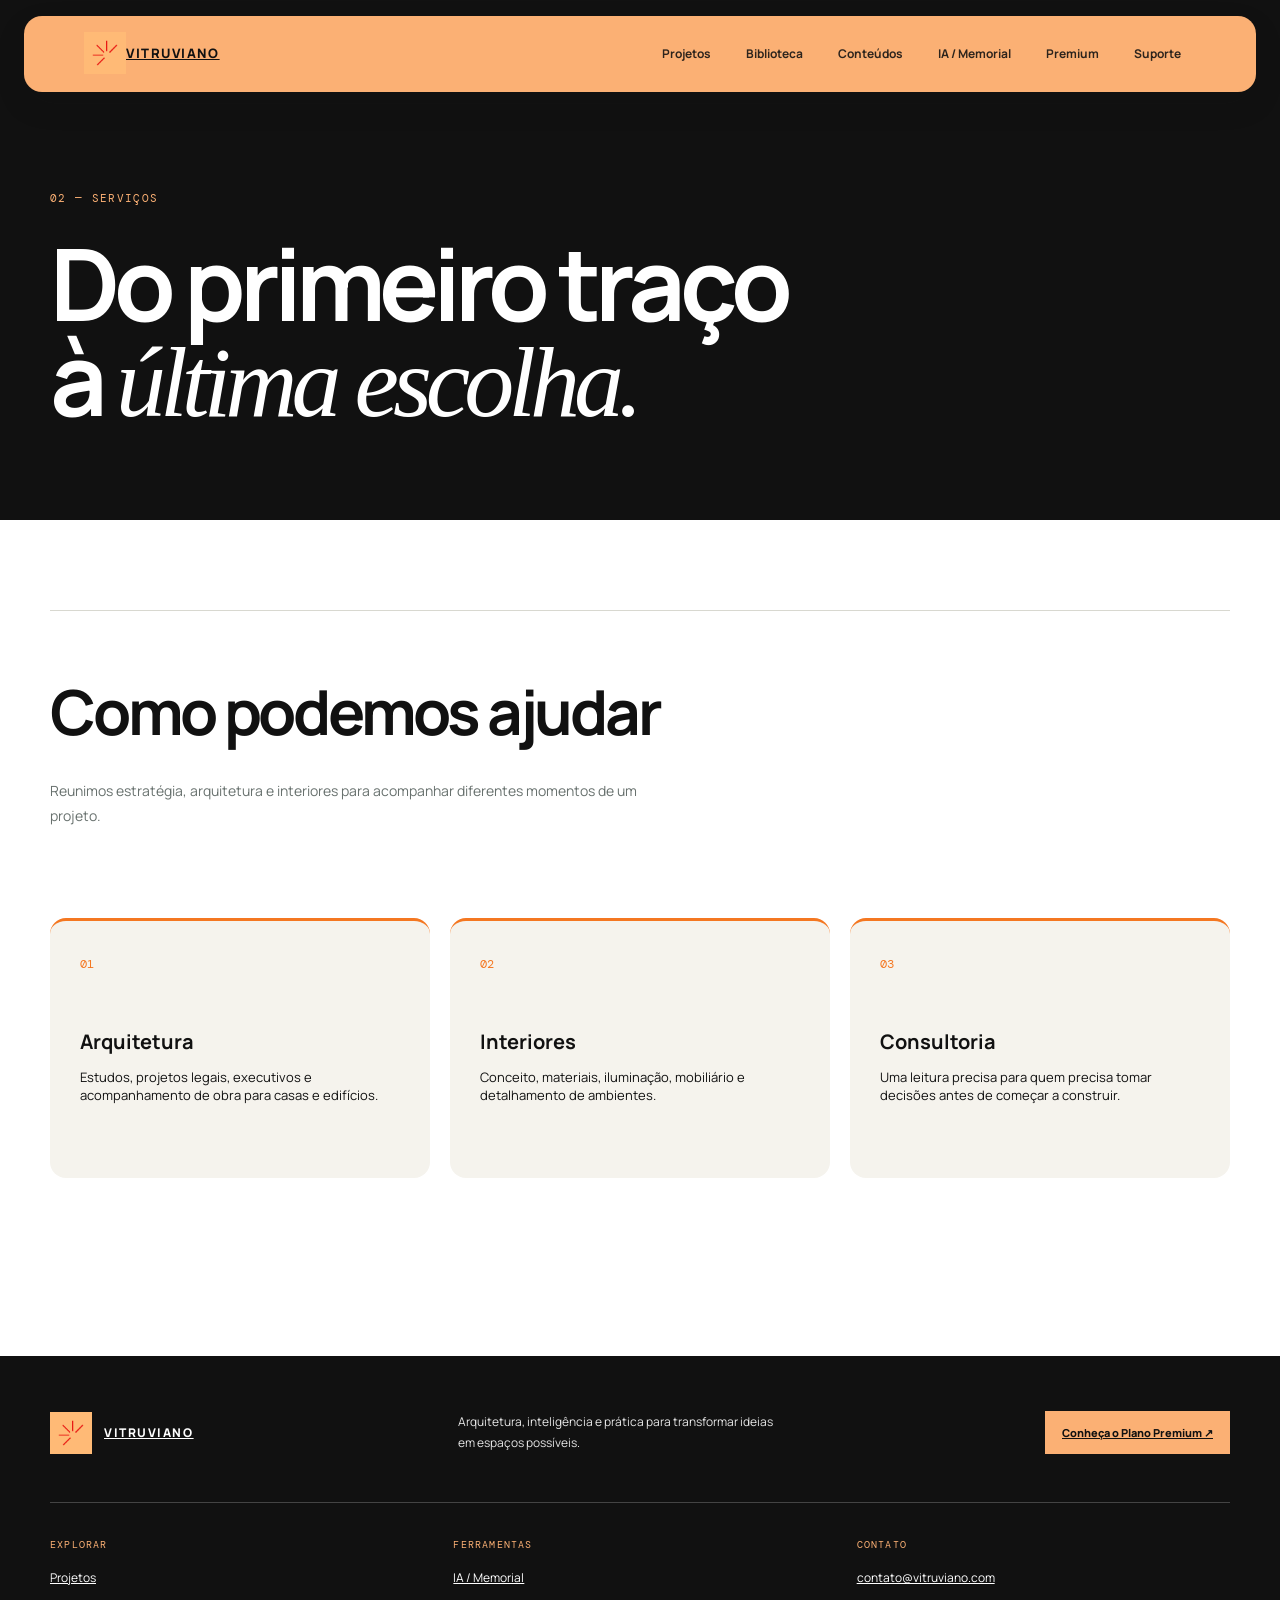
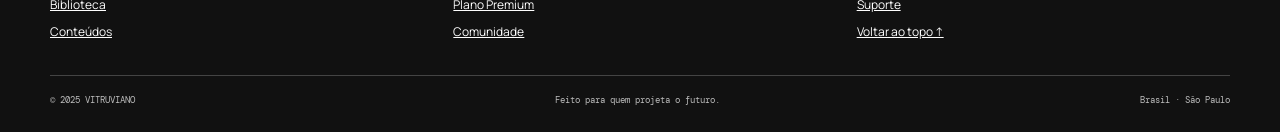
<file: servicos/index.html>
<!doctype html>
<html lang="pt-BR">
  <head>
    <meta charset="UTF-8" />
    <meta name="viewport" content="width=device-width,initial-scale=1" />
    <title>Serviços | VITRUVIANO</title>
    <link rel="preconnect" href="https://fonts.googleapis.com" />
    <link
      href="https://fonts.googleapis.com/css2?family=DM+Mono&family=Manrope:wght@400;600;700;800&display=swap"
      rel="stylesheet"
    />
    <link rel="stylesheet" href="../site-pages.css" />
  </head>
  <body>
    <header class="page-header">
      <nav class="page-nav">
        <a class="page-brand" href="../index.html"><span>V</span> VITRUVIANO</a
        ><button class="page-menu" aria-expanded="false">MENU</button>
        <div class="page-links">
          <a href="../projetos/index.html">Projetos</a
          ><a class="active" href="index.html">Serviços</a
          ><a href="../estudio/index.html">Estúdio</a
          ><a href="../contato/index.html">Contato</a>
        </div>
      </nav>
    </header>
    <section class="page-hero">
      <p class="page-kicker">02 — Serviços</p>
      <h1>Do primeiro traço<br />à <em>última escolha.</em></h1>
    </section>
    <main class="page-content">
      <section class="page-section">
        <h2>Como podemos ajudar</h2>
        <p>
          Reunimos estratégia, arquitetura e interiores para acompanhar
          diferentes momentos de um projeto.
        </p>
      </section>
      <section class="service-grid">
        <article class="service-box">
          <strong>01</strong>
          <h3>Arquitetura</h3>
          <p>
            Estudos, projetos legais, executivos e acompanhamento de obra para
            casas e edifícios.
          </p>
        </article>
        <article class="service-box">
          <strong>02</strong>
          <h3>Interiores</h3>
          <p>
            Conceito, materiais, iluminação, mobiliário e detalhamento de
            ambientes.
          </p>
        </article>
        <article class="service-box">
          <strong>03</strong>
          <h3>Consultoria</h3>
          <p>
            Uma leitura precisa para quem precisa tomar decisões antes de
            começar a construir.
          </p>
        </article>
      </section>
    </main>
    <footer class="page-footer">
      <strong>VITRUVIANO</strong>
      <p>
        Arquitetura para o tempo presente.
        <a href="../contato/index.html">Vamos conversar ↗</a>
      </p>
    </footer>
    <script src="../pages.js"></script>
  </body>
</html>
</file>
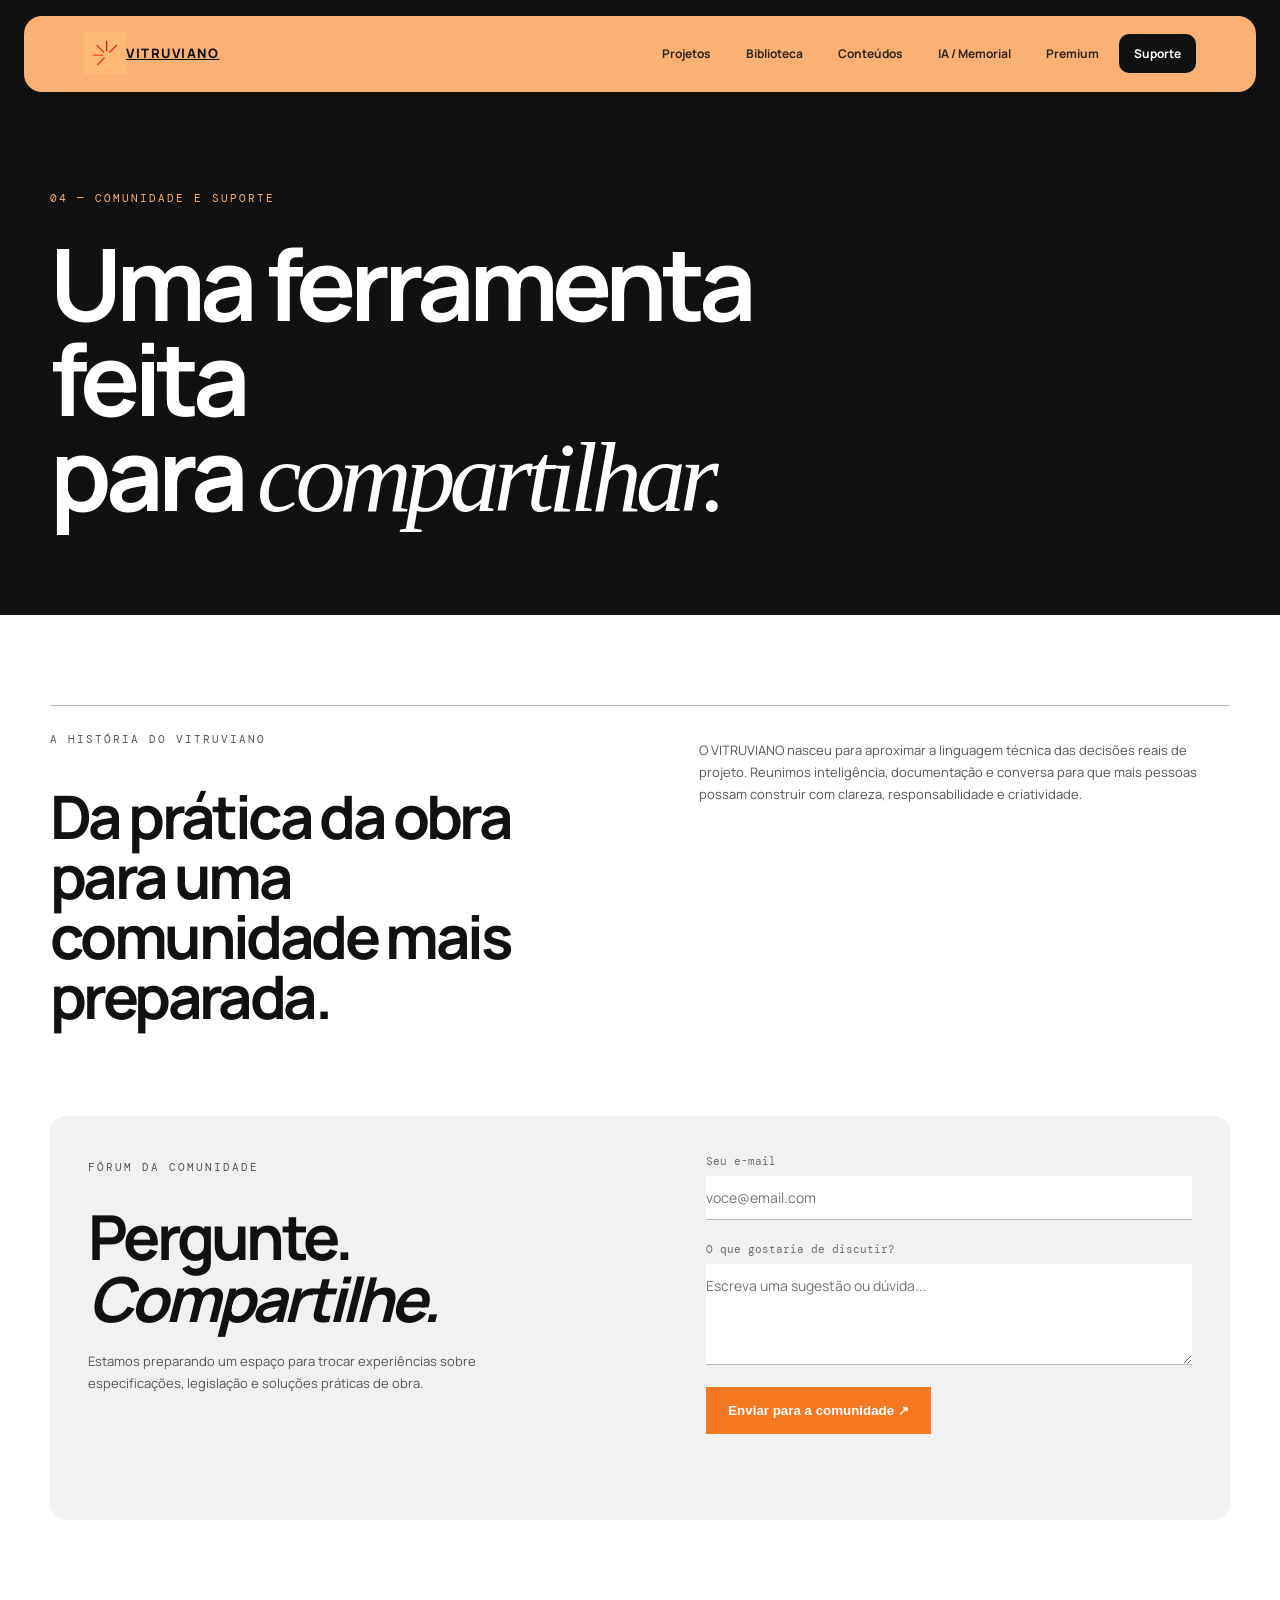
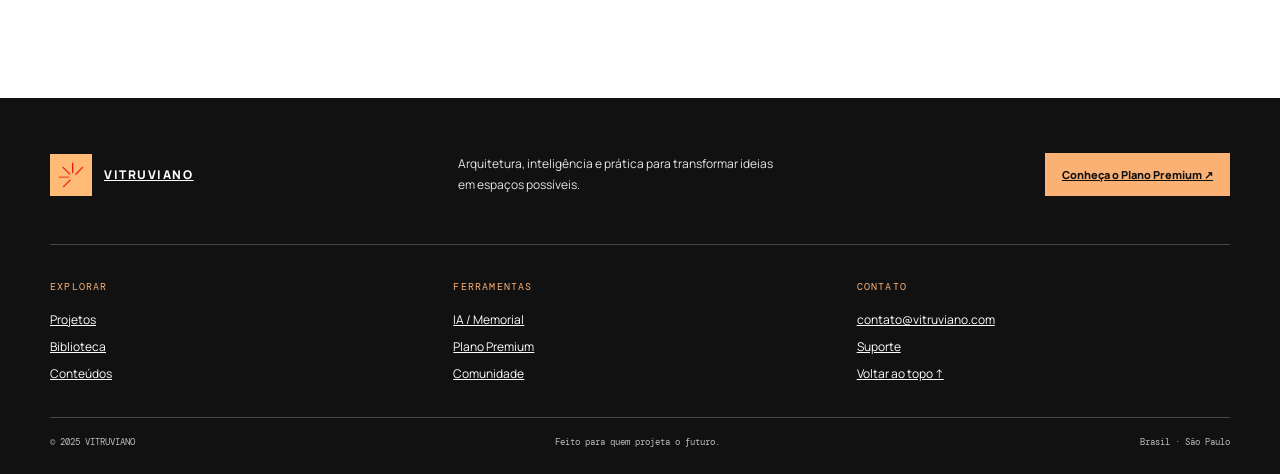
<file: suporte/index.html>
<!doctype html>
<html lang="pt-BR">
  <head>
    <meta charset="UTF-8" />
    <meta name="viewport" content="width=device-width,initial-scale=1" />
    <title>Suporte | VITRUVIANO</title>
    <link rel="preconnect" href="https://fonts.googleapis.com" />
    <link
      href="https://fonts.googleapis.com/css2?family=DM+Mono&family=Manrope:wght@400;600;700;800&display=swap"
      rel="stylesheet"
    />
    <link rel="stylesheet" href="../site-pages.css" />
    <link rel="stylesheet" href="../resources.css" />
  </head>
  <body>
    <header class="page-header">
      <nav class="page-nav">
        <a class="page-brand" href="../index.html"><span>V</span> VITRUVIANO</a
        ><button class="page-menu" aria-expanded="false">MENU</button>
        <div class="page-links">
          <a href="../projetos/index.html">Projetos</a
          ><a href="../biblioteca/index.html">Biblioteca</a
          ><a href="../conteudos/index.html">Conteúdos</a
          ><a href="../ia/index.html">IA / Memorial</a
          ><a class="active" href="index.html">Suporte</a>
        </div>
      </nav>
    </header>
    <section class="page-hero">
      <p class="page-kicker">04 — Comunidade e suporte</p>
      <h1>Uma ferramenta feita<br />para <em>compartilhar.</em></h1>
    </section>
    <main class="page-content">
      <section class="support-story">
        <div>
          <span class="page-kicker">A história do VITRUVIANO</span>
          <h2>Da prática da obra para uma comunidade mais preparada.</h2>
        </div>
        <p>
          O VITRUVIANO nasceu para aproximar a linguagem técnica das decisões
          reais de projeto. Reunimos inteligência, documentação e conversa para
          que mais pessoas possam construir com clareza, responsabilidade e
          criatividade.
        </p>
      </section>
      <section class="forum-box">
        <div>
          <span class="page-kicker">Fórum da comunidade</span>
          <h2>Pergunte.<br /><em>Compartilhe.</em></h2>
          <p>
            Estamos preparando um espaço para trocar experiências sobre
            especificações, legislação e soluções práticas de obra.
          </p>
        </div>
        <form class="contact-form">
          <label
            >Seu e-mail<input
              required
              type="email"
              placeholder="voce@email.com" /></label
          ><label
            >O que gostaria de discutir?<textarea
              required
              rows="4"
              placeholder="Escreva uma sugestão ou dúvida..."
            ></textarea></label
          ><button type="submit">Enviar para a comunidade ↗</button>
          <p class="form-status" role="status"></p>
        </form>
      </section>
    </main>
    <footer class="page-footer">
      <strong>VITRUVIANO</strong>
      <p>
        Arquitetura para o tempo presente.
        <a href="../ia/index.html">Ir para a IA / Memorial ↗</a>
      </p>
    </footer>
    <script src="../pages.js"></script>
  </body>
</html>
</file>
<file: site-pages.css>
/* Carregamento com ritmo mais suave. */
.loading-screen{transition-duration:.9s!important}.loading-brand{animation-duration:1s!important}.loading-track span{animation-duration:1.6s!important}
.loading-screen.is-loaded{display:none!important}
.loading-screen.is-loaded{opacity:0!important;visibility:hidden!important;pointer-events:none!important}
/* Loading screen */
.loading-screen{position:fixed;inset:0;z-index:100;background:var(--brand-orange);color:var(--brand-black);display:grid;place-content:center;justify-items:center;gap:22px;transition:opacity .65s ease,visibility .65s ease}.loading-screen.is-loaded{opacity:0;visibility:hidden;pointer-events:none}.loading-brand{display:flex;align-items:center;gap:14px;animation:loading-rise .8s ease both}.loading-brand img{width:52px;height:52px;object-fit:cover}.loading-brand strong{font:800 20px Manrope,sans-serif;letter-spacing:.15em}.loading-track{width:220px;height:2px;background:rgba(17,17,17,.2);overflow:hidden}.loading-track span{display:block;width:45%;height:100%;background:var(--brand-black);animation:loading-progress 1.15s ease-in-out infinite}.loading-screen p{font:9px 'DM Mono',monospace;letter-spacing:.16em;margin:0;color:rgba(17,17,17,.65)}@keyframes loading-progress{0%{transform:translateX(-110%)}100%{transform:translateX(330%)}}@keyframes loading-rise{from{opacity:0;transform:translateY(12px)}to{opacity:1;transform:none}}@media(prefers-reduced-motion:reduce){.loading-screen,.loading-brand,.loading-track span{animation:none!important;transition:none!important}.loading-screen{opacity:0;visibility:hidden}}
@keyframes footer-rise{from{opacity:0;transform:translateY(20px)}to{opacity:1;transform:none}}.page-footer .footer-main,.page-footer .footer-columns,.page-footer .footer-bottom{animation:footer-rise .7s ease both}.page-footer .footer-columns{animation-delay:.12s}.page-footer .footer-bottom{animation-delay:.24s}@media(prefers-reduced-motion:reduce){.page-footer .footer-main,.page-footer .footer-columns,.page-footer .footer-bottom{animation:none!important;opacity:1!important;transform:none!important}}
/* Centralização, ritmo e movimento das páginas */
.page-footer{margin-top:88px!important;padding-left:24px!important;padding-right:24px!important}.page-footer .footer-main,.page-footer .footer-columns,.page-footer .footer-bottom{width:min(1180px,100%);margin-left:auto;margin-right:auto}.page-footer .footer-main{grid-template-columns:1fr 1.35fr auto;column-gap:52px}.page-footer .footer-columns{column-gap:70px}.page-footer .footer-columns a{transition:color .25s ease,transform .25s ease}.page-footer .footer-columns a:hover{transform:translateX(4px)}.page-footer .footer-bottom{padding-bottom:4px}.page-reveal{opacity:0;transform:translateY(22px);transition:opacity .7s ease,transform .7s ease}.page-reveal.is-visible{opacity:1;transform:none}.page-reveal:nth-child(2){transition-delay:.08s}.page-reveal:nth-child(3){transition-delay:.16s}@media(max-width:700px){.page-footer{margin-top:60px!important;padding-left:20px!important;padding-right:20px!important}.page-footer .footer-main,.page-footer .footer-columns,.page-footer .footer-bottom{width:100%}.page-footer .footer-main{grid-template-columns:1fr}.page-footer .footer-columns{column-gap:0}}
/* Footer motion */
.page-footer{position:relative;overflow:hidden;background-image:linear-gradient(135deg,rgba(251,176,116,.08) 1px,transparent 1px)!important;background-size:28px 28px!important}.page-footer .footer-main,.page-footer .footer-columns,.page-footer .footer-bottom{opacity:0;transform:translateY(20px);transition:opacity .7s ease,transform .7s ease}.page-footer.footer-visible .footer-main,.page-footer.footer-visible .footer-columns,.page-footer.footer-visible .footer-bottom{opacity:1;transform:none}.page-footer.footer-visible .footer-columns{transition-delay:.12s}.page-footer.footer-visible .footer-bottom{transition-delay:.24s}.page-footer .footer-cta{transition:transform .25s ease,background .25s ease}.page-footer .footer-cta:hover{transform:translateY(-3px);background:var(--brand-white)}.page-footer .footer-columns a{position:relative;width:fit-content}.page-footer .footer-columns a::after{content:"";position:absolute;left:0;right:100%;bottom:-4px;height:1px;background:var(--brand-orange);transition:right .25s ease}.page-footer .footer-columns a:hover::after{right:0}@media(prefers-reduced-motion:reduce){.page-footer .footer-main,.page-footer .footer-columns,.page-footer .footer-bottom,.page-footer .footer-cta,.page-footer .footer-columns a::after{transition:none!important;transform:none!important}.page-footer .footer-main,.page-footer .footer-columns,.page-footer .footer-bottom{opacity:1!important}}
.page-footer {
  display: block !important;
  padding: 55px max(24px, calc((100% - 1180px) / 2)) 22px !important;
}
.page-footer .footer-main {
  display: grid;
  grid-template-columns: 1fr 1.5fr auto;
  gap: 35px;
  align-items: center;
  padding-bottom: 48px;
  border-bottom: 1px solid #444;
}
.page-footer .footer-main .page-brand {
  color: #fff;
}
.page-footer .footer-main > p {
  max-width: 330px;
  color: #bbb;
  font-size: 12px;
  line-height: 1.7;
  margin: 0;
}
.page-footer .footer-cta {
  background: var(--brand-orange);
  color: #111 !important;
  padding: 14px 17px;
  font-size: 11px;
  font-weight: 800;
}
.page-footer .footer-columns {
  display: grid;
  grid-template-columns: repeat(3, 1fr);
  gap: 30px;
  padding: 35px 0;
}
.page-footer .footer-columns div {
  display: grid;
  align-content: start;
  gap: 10px;
}
.page-footer .footer-columns strong {
  color: var(--brand-orange);
  font:
    10px "DM Mono",
    monospace;
  text-transform: uppercase;
  letter-spacing: 0.12em;
  margin-bottom: 8px;
}
.page-footer .footer-columns a {
  color: #ddd;
  font-size: 12px;
}
.page-footer .footer-bottom {
  display: flex;
  justify-content: space-between;
  border-top: 1px solid #444;
  padding-top: 18px;
  color: #888;
  font:
    9px "DM Mono",
    monospace;
}
@media (max-width: 700px) {
  .page-footer .footer-main,
  .page-footer .footer-columns {
    grid-template-columns: 1fr;
  }
  .page-footer .footer-main {
    gap: 24px;
    padding-bottom: 32px;
  }
  .page-footer .footer-columns {
    gap: 28px;
  }
  .page-footer .footer-bottom {
    display: grid;
    gap: 8px;
  }
  .page-footer .footer-cta {
    justify-self: start;
  }
}

/* Logo e tipografia do footer iguais aos da pagina principal. */
.page-footer .brand {
  display: flex !important;
  align-items: center !important;
  gap: 12px !important;
  color: #fff !important;
  font: 800 12px Manrope, sans-serif !important;
  letter-spacing: 0.13em !important;
}
.page-footer .brand span {
  width: 42px !important;
  height: 42px !important;
  margin: 0 !important;
  border: 0 !important;
  display: block !important;
  position: relative !important;
  background: none !important;
  font-size: 0 !important;
}
.page-footer .brand span::before,
.page-footer .brand span::after {
  content: none !important;
  display: none !important;
}
.page-footer .brand img {
  display: block !important;
  width: 42px !important;
  height: 42px !important;
  object-fit: cover !important;
  object-position: center !important;
}
.page-footer .footer-main > p {
  color: #e6e6e6 !important;
}
.page-footer .footer-columns a {
  color: #fff !important;
}
.page-footer .footer-bottom {
  color: #bdbdbd !important;
}

/* Mesmo ritmo de colunas usado no footer da pagina principal. */
.page-footer .footer-main {
  grid-template-columns: 1fr 1.5fr auto !important;
  gap: 52px !important;
}
/* O símbolo pertence apenas a imagem; o nome da marca não recebe pseudo-elementos. */
.page-brand .brand-name {
  background: none !important;
  position: static !important;
  inset: auto !important;
  width: auto !important;
  height: auto !important;
  border: 0 !important;
  margin: 0 !important;
  display: inline !important;
  font-size: 13px !important;
}
.page-brand .brand-name::before,
.page-brand .brand-name::after {
  content: none !important;
  display: none !important;
}
/* Modern navigation and interaction layer */
.page-header {
  height: 76px !important;
  margin: 16px auto 0 !important;
  width: min(1280px, calc(100% - 48px)) !important;
  border: 0 !important;
  border-radius: 18px !important;
  padding: 0 18px !important;
  background: rgba(251, 176, 116, 0.9) !important;
  backdrop-filter: blur(16px) !important;
  box-shadow: 0 12px 30px rgba(17, 17, 17, 0.12) !important;
}
.page-nav {
  min-height: 74px !important;
  padding: 0 18px;
}
.page-links {
  gap: 5px !important;
}
.page-links a {
  padding: 11px 15px;
  border-radius: 10px;
  transition:
    background 0.25s ease,
    color 0.25s ease,
    transform 0.25s ease;
}
.page-links a:hover {
  background: rgba(255, 255, 255, 0.5);
  color: var(--brand-black) !important;
  transform: translateY(-2px);
}
.page-links a.active {
  background: var(--brand-black);
  color: var(--brand-white) !important;
  text-decoration: none !important;
}
.page-menu {
  border-radius: 10px !important;
}
.page-hero {
  padding-top: 190px !important;
}
.page-footer {
  margin-top: 0;
}
.project-list article,
.service-box,
.resource-page-grid article,
.forum-box {
  border-radius: 16px;
  transition:
    transform 0.3s ease,
    box-shadow 0.3s ease;
}
.project-list article:hover,
.service-box:hover,
.resource-page-grid article:hover,
.forum-box:hover {
  transform: translateY(-5px);
  box-shadow: 0 14px 30px rgba(17, 17, 17, 0.12);
}
.project-list img,
.studio-image {
  border-radius: 12px;
}
@media (max-width: 700px) {
  .page-header {
    width: calc(100% - 24px) !important;
    margin: 12px auto 0 !important;
    height: 68px !important;
    padding: 0 10px !important;
  }
  .page-nav {
    min-height: 66px !important;
    padding: 0 10px;
  }
  .page-links.open {
    top: 78px !important;
    border-radius: 16px !important;
    box-shadow: 0 14px 35px rgba(17, 17, 17, 0.18) !important;
  }
  .page-hero {
    padding-top: 150px !important;
  }
}
/* Paleta VITRUVIANO: laranja, branco, cinza e preto */
:root {
  --brand-orange: #fbb074;
  --brand-white: #fff;
  --brand-gray: #f1f1f1;
  --brand-black: #111;
}
body {
  background: var(--brand-white) !important;
  color: var(--brand-black) !important;
}
.page-header {
  background: var(--brand-orange) !important;
  color: var(--brand-black) !important;
  border-bottom-color: var(--brand-black) !important;
}
.page-links a,
.page-brand,
.page-menu {
  color: var(--brand-black) !important;
}
.page-menu {
  border-color: var(--brand-black) !important;
}
.page-links a:hover,
.page-links a.active {
  color: var(--brand-white) !important;
}
.page-hero {
  background: var(--brand-black) !important;
  color: var(--brand-white) !important;
}
.page-hero .page-kicker {
  color: var(--brand-orange) !important;
}
.page-kicker {
  color: #555 !important;
}
.page-footer {
  background: var(--brand-black) !important;
  color: var(--brand-white) !important;
}
.page-footer a {
  color: var(--brand-orange) !important;
}
.page-links.open {
  background: var(--brand-black) !important;
}
.page-links.open a {
  color: var(--brand-white) !important;
}
/* VITRUVIANO identity */
:root {
  --brand-red: #e51b23;
  --brand-peach: #ffb873;
}
body {
  background: var(--brand-peach);
  color: var(--brand-red);
}
.page-header {
  background: var(--brand-peach);
  color: var(--brand-red);
  border-bottom: 1px solid rgba(229, 27, 35, 0.3);
}
.page-brand {
  color: var(--brand-red);
  display: flex;
  align-items: center;
}
.page-brand span {
  width: 42px;
  height: 42px;
  border: 0;
  font-size: 0;
  position: relative;
  background:
    linear-gradient(
      90deg,
      transparent 47%,
      var(--brand-red) 48% 52%,
      transparent 53%
    ),
    linear-gradient(
      45deg,
      transparent 47%,
      var(--brand-red) 48% 52%,
      transparent 53%
    ),
    linear-gradient(
      135deg,
      transparent 47%,
      var(--brand-red) 48% 52%,
      transparent 53%
    );
}
.page-brand span:after {
  content: "";
  position: absolute;
  inset: 16px;
  border-radius: 50%;
  background: var(--brand-red);
}
.page-links a {
  color: var(--brand-red);
}
.page-menu {
  border-color: var(--brand-red);
  color: var(--brand-red);
}
.page-hero {
  background: var(--brand-red);
  color: #fff;
}
.page-kicker {
  color: #b71c1c;
}
.page-hero .page-kicker {
  color: var(--brand-peach);
}
.page-footer {
  background: var(--brand-red);
}
* {
  box-sizing: border-box;
}
body {
  margin: 0;
  background: #fff;
  color: #202827;
  font-family: "Manrope", Arial, sans-serif;
}
.page-header {
  background: #f47721;
  color: #fff;
}
.page-nav {
  width: min(1180px, calc(100% - 48px));
  margin: auto;
  min-height: 82px;
  display: flex;
  align-items: center;
  justify-content: space-between;
}
.page-brand {
  font-weight: 800;
  letter-spacing: 0.12em;
  font-size: 13px;
}
.page-brand span {
  display: inline-grid;
  place-items: center;
  border: 1px solid #fff;
  width: 30px;
  height: 30px;
  margin-right: 10px;
  font-family: Georgia, serif;
  font-style: italic;
}
.page-links {
  display: flex;
  gap: 30px;
  align-items: center;
  font-size: 12px;
  font-weight: 700;
}
.page-links a {
  color: #fff;
  text-decoration: none;
  opacity: 0.88;
}
.page-links a:hover,
.page-links a.active {
  opacity: 1;
  text-decoration: underline;
  text-underline-offset: 6px;
}
.page-menu {
  display: none;
  background: none;
  border: 1px solid #fff;
  color: #fff;
  padding: 8px;
}
.page-hero {
  background: #202827;
  color: #fff;
  padding: 100px max(24px, calc((100% - 1180px) / 2)) 90px;
}
.page-kicker {
  font:
    11px "DM Mono",
    monospace;
  color: #ff9a54;
  text-transform: uppercase;
  letter-spacing: 0.12em;
}
.page-hero h1 {
  font-size: clamp(46px, 8vw, 100px);
  line-height: 0.95;
  letter-spacing: -0.06em;
  max-width: 850px;
  margin: 30px 0 0;
}
.page-hero h1 em,
.page-section h2 em {
  font-family: Georgia, serif;
  font-weight: 400;
}
.page-content {
  width: min(1180px, calc(100% - 48px));
  margin: auto;
  padding: 90px 0;
}
.page-section {
  border-top: 1px solid #d8d8d0;
  padding-top: 20px;
  margin-bottom: 90px;
}
.page-section h2 {
  font-size: clamp(34px, 5vw, 62px);
  line-height: 1;
  letter-spacing: -0.05em;
  font-weight: 700;
  margin: 50px 0 35px;
}
.page-section p {
  color: #68716e;
  line-height: 1.8;
  font-size: 14px;
  max-width: 640px;
}
.project-list {
  display: grid;
  grid-template-columns: repeat(2, 1fr);
  gap: 50px 24px;
}
.project-list article {
  border-top: 3px solid #f47721;
  padding-top: 12px;
}
.project-list img {
  width: 100%;
  height: 360px;
  object-fit: cover;
  display: block;
}
.project-list h3 {
  font-size: 18px;
  margin: 18px 0 5px;
}
.project-list small {
  color: #68716e;
}
.service-grid {
  display: grid;
  grid-template-columns: repeat(3, 1fr);
  gap: 20px;
}
.service-box {
  background: #f5f3ed;
  padding: 30px;
  min-height: 260px;
  border-top: 3px solid #f47721;
}
.service-box strong {
  font:
    12px "DM Mono",
    monospace;
  color: #f47721;
}
.service-box h3 {
  font-size: 20px;
  margin: 55px 0 12px;
}
.service-box p {
  font-size: 13px;
}
.studio-grid,
.contact-grid {
  display: grid;
  grid-template-columns: 1fr 1fr;
  gap: 80px;
  align-items: start;
}
.studio-image {
  width: 100%;
  height: 510px;
  object-fit: cover;
}
.facts {
  border-top: 1px solid #d8d8d0;
  margin-top: 30px;
}
.facts div {
  display: flex;
  justify-content: space-between;
  padding: 18px 0;
  border-bottom: 1px solid #d8d8d0;
  font-size: 13px;
}
.contact-form {
  display: grid;
  gap: 22px;
}
.contact-form label {
  font:
    11px "DM Mono",
    monospace;
  color: #68716e;
  display: grid;
  gap: 8px;
}
.contact-form input,
.contact-form textarea {
  border: 0;
  border-bottom: 1px solid #bbbeb8;
  padding: 12px 0;
  outline: 0;
  font:
    14px "Manrope",
    sans-serif;
  resize: vertical;
}
.contact-form input:focus,
.contact-form textarea:focus {
  border-color: #f47721;
}
.contact-form button {
  justify-self: start;
  background: #f47721;
  color: #fff;
  border: 0;
  padding: 16px 22px;
  font-weight: 700;
  cursor: pointer;
}
.page-footer {
  background: #202827;
  color: #fff;
  padding: 30px max(24px, calc((100% - 1180px) / 2));
  display: flex;
  justify-content: space-between;
  font-size: 11px;
}
.page-footer a {
  color: #ff9a54;
}
@media (max-width: 700px) {
  .page-links {
    display: none;
  }
  .page-links.open {
    display: flex;
    position: absolute;
    top: 82px;
    left: 0;
    right: 0;
    background: #202827;
    padding: 24px;
    flex-direction: column;
    align-items: flex-start;
    z-index: 3;
  }
  .page-menu {
    display: block;
  }
  .page-nav {
    position: relative;
  }
  .page-hero {
    padding-top: 75px;
  }
  .page-content {
    padding: 60px 0;
  }
  .project-list,
  .service-grid,
  .studio-grid,
  .contact-grid {
    grid-template-columns: 1fr;
    gap: 32px;
  }
  .project-list img {
    height: 280px;
  }
  .studio-image {
    height: 350px;
  }
  .page-footer {
    display: block;
  }
  .page-footer p {
    margin-top: 18px;
  }
}

@keyframes footer-rise-final {
  from { opacity: 0; transform: translateY(20px); }
  to { opacity: 1; transform: none; }
}
.page-footer .footer-main,
.page-footer .footer-columns,
.page-footer .footer-bottom {
  animation: footer-rise-final 0.7s ease both;
  opacity: 1;
}
.page-footer .footer-columns { animation-delay: 0.12s; }
.page-footer .footer-bottom { animation-delay: 0.24s; }
@media (prefers-reduced-motion: reduce) {
  .page-footer .footer-main,
  .page-footer .footer-columns,
  .page-footer .footer-bottom {
    animation: none;
    transform: none;
  }
}
</file>
<file: resources.css>
.page-biblioteca .resource-page-grid {
  grid-template-columns: repeat(3, 1fr) !important;
}
@media (max-width: 700px) {
  .page-biblioteca .resource-page-grid {
    grid-template-columns: 1fr !important;
  }
}
.page-biblioteca .standards-panel {
  display: block !important;
  width: auto !important;
  margin-left: -24px !important;
  margin-right: -24px !important;
  padding: 32px 20px !important;
  overflow: hidden;
}
.page-biblioteca .standards-table {
  width: 100%;
  margin-top: 45px;
}
@media (max-width: 900px) {
  .page-biblioteca .resource-page-grid {
    grid-template-columns: 1fr !important;
  }
  .page-biblioteca .standards-panel {
    display: block !important;
    width: auto !important;
    margin-left: -24px !important;
    margin-right: -24px !important;
    padding: 32px 20px !important;
    overflow: hidden;
  }
  .page-biblioteca .standards-table {
    width: 100%;
    margin-top: 45px;
  }
  .page-biblioteca .standards-table div {
    grid-template-columns: 90px 1fr !important;
    gap: 12px;
  }
  .page-biblioteca .standards-table i {
    display: none;
  }
}
/* A biblioteca mantém três recursos principais após a curadoria. */
.page-biblioteca .resource-page-grid {
  grid-template-columns: repeat(3, 1fr);
}
@media (max-width: 700px) {
  .page-biblioteca .resource-page-grid {
    grid-template-columns: 1fr;
  }
}
.page-content {
  position: relative;
}
.page-projetos .page-content,
.page-biblioteca .page-content,
.page-conteudos .page-content {
  padding-top: 110px;
  padding-bottom: 140px;
}
.page-kicker {
  letter-spacing: 0.18em !important;
}
.page-projetos .page-hero h1,
.page-biblioteca .page-hero h1,
.page-conteudos .page-hero h1 {
  max-width: 760px;
}
.project-notes,
.standards-panel,
.editorial-extras {
  border-top: 1px solid #111;
  margin-top: 110px;
  padding-top: 24px;
}
.project-notes {
  display: grid;
  grid-template-columns: 0.8fr 1.2fr;
  gap: 9%;
}
.project-notes h2,
.standards-panel h2,
.reading-note h2 {
  font-size: clamp(36px, 5vw, 64px);
  line-height: 0.98;
  letter-spacing: -0.06em;
  margin: 36px 0 0;
}
.project-note-grid {
  display: grid;
  grid-template-columns: repeat(3, 1fr);
  gap: 24px;
}
.project-note-grid div {
  border-top: 3px solid var(--brand-orange);
  padding-top: 14px;
}
.project-note-grid strong {
  font:
    10px "DM Mono",
    monospace;
  color: #777;
}
.project-note-grid p {
  font-size: 13px;
  line-height: 1.75;
  color: #555;
  margin-top: 38px;
}
.standards-panel {
  background: #111;
  color: #fff;
  margin-left: calc((1180px - 100vw) / 2);
  margin-right: calc((1180px - 100vw) / 2);
  padding: 45px max(24px, calc((100vw - 1180px) / 2));
  display: grid;
  grid-template-columns: 0.8fr 1.2fr;
  gap: 9%;
}
.standards-panel .page-kicker {
  color: var(--brand-orange) !important;
}
.standards-panel h2 {
  margin-bottom: 25px;
}
.standards-panel p {
  color: #aaa;
  font-size: 13px;
  line-height: 1.7;
  max-width: 300px;
}
.standards-table {
  border-top: 1px solid #555;
}
.standards-table div {
  display: grid;
  grid-template-columns: 110px 1fr 90px;
  gap: 18px;
  padding: 18px 0;
  border-bottom: 1px solid #444;
  align-items: center;
  font-size: 12px;
}
.standards-table b {
  color: var(--brand-orange);
}
.standards-table span {
  color: #ddd;
}
.standards-table i {
  font:
    9px "DM Mono",
    monospace;
  color: #999;
  text-align: right;
  font-style: normal;
}
.editorial-extras {
  margin-top: 110px;
}
.topic-pills {
  display: flex;
  gap: 8px;
  margin-bottom: 65px;
}
.topic-pills span {
  border: 1px solid #111;
  border-radius: 30px;
  padding: 10px 16px;
  font:
    10px "DM Mono",
    monospace;
}
.reading-note {
  background: var(--brand-gray);
  padding: 48px;
  max-width: 780px;
}
.reading-note h2 {
  font-family: Georgia, serif;
  font-weight: 400;
  letter-spacing: -0.05em;
  margin: 30px 0 20px;
}
.reading-note p {
  max-width: 510px;
  color: #555;
  font-size: 14px;
  line-height: 1.8;
}
.newsletter-form {
  display: flex;
  flex-wrap: wrap;
  gap: 0;
  margin-top: 35px;
  max-width: 550px;
}
.newsletter-form input {
  flex: 1;
  min-width: 220px;
  border: 0;
  border-bottom: 1px solid #888;
  background: transparent;
  padding: 14px 0;
  outline: 0;
  font:
    12px "Manrope",
    sans-serif;
}
.newsletter-form button {
  border: 0;
  background: var(--brand-orange);
  padding: 0 18px;
  font:
    700 11px "Manrope",
    sans-serif;
  cursor: pointer;
}
.newsletter-status {
  flex-basis: 100%;
  color: #777;
  margin-top: 12px;
  font-size: 11px;
}
.page-biblioteca .page-section h2 {
  font-weight: 800;
}
.page-biblioteca .page-section p {
  font-size: 16px;
}
.page-conteudos .page-section {
  border-top: 0;
  padding-top: 0;
}
.page-conteudos .page-section h2 {
  font-family: Georgia, serif;
  font-weight: 400;
}
.page-conteudos .page-section p {
  max-width: 700px;
  font-size: 16px;
}
@media (max-width: 700px) {
  .page-content {
    padding-top: 70px !important;
    padding-bottom: 90px !important;
  }
  .project-notes,
  .standards-panel {
    display: block;
    margin-left: 0;
    margin-right: 0;
  }
  .project-note-grid {
    grid-template-columns: 1fr;
    margin-top: 45px;
  }
  .project-note-grid p {
    margin-top: 15px;
  }
  .standards-panel {
    padding: 32px 20px;
    margin-left: -24px;
    margin-right: -24px;
  }
  .standards-table {
    margin-top: 45px;
  }
  .standards-table div {
    grid-template-columns: 80px 1fr;
    gap: 8px;
  }
  .standards-table i {
    display: none;
  }
  .topic-pills {
    overflow-x: auto;
    padding-bottom: 8px;
  }
  .reading-note {
    padding: 28px;
    margin-left: -5px;
    margin-right: -5px;
  }
  .newsletter-form {
    display: block;
  }
  .newsletter-form input {
    width: 100%;
    margin-bottom: 14px;
  }
  .newsletter-form button {
    padding: 14px 18px;
  }
}
.page-projetos .page-hero {
  background: var(--brand-orange) !important;
  color: var(--brand-black) !important;
}
.page-projetos .page-hero .page-kicker {
  color: var(--brand-black) !important;
}
.page-projetos .page-content {
  background: #fff;
}
.page-projetos .project-list {
  grid-template-columns: 1.25fr 0.75fr;
  gap: 72px 28px;
}
.page-projetos .project-list article:first-child {
  grid-row: span 2;
}
.page-projetos .project-list article:first-child img {
  height: 620px;
}
.visual-inspiration {
  margin-bottom: 100px;
  padding: 18px 0 0;
  border-top: 2px solid var(--brand-black);
}
.visual-label {
  font:
    10px "DM Mono",
    monospace;
  text-transform: uppercase;
  letter-spacing: 0.12em;
  margin-bottom: 18px;
}
.visual-images {
  display: grid;
  grid-template-columns: 1.4fr 1fr 1fr;
  gap: 12px;
  align-items: end;
}
.visual-images img {
  width: 100%;
  height: 270px;
  object-fit: cover;
  filter: grayscale(0.25);
}
.visual-images img:first-child {
  height: 390px;
}
.case-study-block {
  background: var(--brand-gray);
  padding: 35px !important;
  border: 0 !important;
}
.page-biblioteca .page-hero {
  background: #fff !important;
  color: var(--brand-black) !important;
  border-bottom: 12px solid var(--brand-orange);
}
.page-biblioteca .page-hero .page-kicker {
  color: #777 !important;
}
.page-biblioteca .page-content {
  max-width: 100%;
  width: 100%;
  padding: 90px max(24px, calc((100% - 1180px) / 2));
  background: repeating-linear-gradient(0deg, #fff 0, #fff 39px, #e8e8e8 40px);
}
.page-biblioteca .page-section {
  max-width: 600px;
}
.page-biblioteca .resource-page-grid {
  grid-template-columns: repeat(4, 1fr);
  gap: 1px;
  background: #111;
  border: 1px solid #111;
}
.page-biblioteca .resource-page-grid article {
  background: #fff;
  border: 0;
  border-top: 7px solid var(--brand-orange);
  border-radius: 0;
  padding: 24px;
  min-height: 270px;
}
.page-biblioteca .resource-page-grid article:hover {
  transform: none;
  background: var(--brand-gray);
}
.library-index {
  display: grid;
  grid-template-columns: 1fr 1.5fr;
  gap: 8%;
  border: 1px solid #111;
  border-left: 10px solid var(--brand-orange);
  padding: 28px;
  margin-bottom: 80px;
  background: #fff;
}
.library-index h2 {
  font-size: 38px;
  line-height: 1;
  letter-spacing: -0.06em;
  margin: 28px 0 0;
}
.library-lines > div {
  display: grid;
  grid-template-columns: 100px 1fr 25px;
  padding: 17px 0;
  border-bottom: 1px solid #bbb;
  align-items: center;
  font:
    11px "DM Mono",
    monospace;
}
.library-lines b {
  color: #111;
}
.library-lines span {
  color: #777;
}
.library-lines i {
  font-style: normal;
  color: var(--brand-orange);
  font-size: 18px;
}
.page-conteudos .page-hero {
  background: #fff !important;
  color: var(--brand-black) !important;
  border-bottom: 1px solid #111;
}
.page-conteudos .page-hero h1 {
  font-family: Georgia, serif;
  font-weight: 400;
  letter-spacing: -0.06em;
}
.page-conteudos .page-hero h1 em {
  font-family: "Manrope", sans-serif;
  font-weight: 800;
}
.page-conteudos .page-content {
  background: #fff;
}
.editorial-feature {
  height: 330px;
  position: relative;
  margin-bottom: 80px;
  overflow: hidden;
}
.editorial-feature:after {
  content: "ARQUIVO VITRUVIANO / 2025";
  position: absolute;
  bottom: 18px;
  left: 20px;
  background: var(--brand-orange);
  padding: 10px;
  font:
    10px "DM Mono",
    monospace;
}
.editorial-feature img {
  width: 100%;
  height: 100%;
  object-fit: cover;
  filter: grayscale(1);
  mix-blend-mode: multiply;
}
.page-conteudos .article-list {
  display: grid;
  grid-template-columns: 1.2fr 0.8fr;
  gap: 0 40px;
}
.page-conteudos .article-list article {
  display: block;
  border-top: 3px solid var(--brand-orange);
  padding: 22px 0 35px;
}
.page-conteudos .article-list article:first-child {
  grid-row: span 2;
}
.page-conteudos .article-list article:first-child h3 {
  font-size: 35px;
  line-height: 1.05;
  margin: 22px 0;
}
.page-conteudos .article-list article:not(:first-child) h3 {
  font-size: 18px;
  margin: 18px 0 10px;
}
.page-conteudos .article-list article:hover {
  transform: translateX(8px);
}
@media (max-width: 700px) {
  .page-projetos .project-list,
  .page-conteudos .article-list {
    display: block;
  }
  .page-projetos .project-list article:first-child img,
  .visual-images img,
  .visual-images img:first-child {
    height: 270px;
  }
  .visual-images {
    grid-template-columns: 1fr;
  }
  .library-index {
    display: block;
  }
  .library-lines {
    margin-top: 35px;
  }
  .page-biblioteca .resource-page-grid {
    grid-template-columns: 1fr;
  }
  .editorial-feature {
    height: 220px;
  }
  .page-conteudos .article-list article:first-child h3 {
    font-size: 28px;
  }
}
.resource-page-grid article {
  background: var(--brand-gray) !important;
  border-color: var(--brand-orange) !important;
}
.resource-page-grid strong,
.article-list span {
  color: #8a542e !important;
}
.resource-page-grid p,
.article-list p,
.support-story > p,
.forum-box p {
  color: #555 !important;
}
.resource-page-grid button,
.article-list a,
.legal-note a {
  color: #8a542e !important;
}
.legal-note,
.forum-box {
  background: var(--brand-gray) !important;
  color: var(--brand-black) !important;
}
.legal-note p {
  color: #555 !important;
}
.support-story,
.article-list article {
  border-color: #bbb !important;
}
.forum-box h2,
.support-story h2 {
  color: var(--brand-black) !important;
}
.resource-page-grid {
  display: grid;
  grid-template-columns: repeat(2, 1fr);
  gap: 18px;
}
.resource-page-grid article {
  background: #f5f3ed;
  border-top: 3px solid #f47721;
  padding: 28px;
  min-height: 230px;
  display: flex;
  flex-direction: column;
}
.resource-page-grid strong,
.article-list span {
  font:
    10px "DM Mono",
    monospace;
  color: #f47721;
}
.resource-page-grid h3 {
  font-size: 21px;
  margin: 45px 0 12px;
}
.resource-page-grid p,
.article-list p,
.support-story > p {
  font-size: 13px;
  line-height: 1.7;
  color: #68716e;
}
.resource-page-grid button,
.article-list a,
.legal-note a {
  background: none;
  border: 0;
  padding: 0;
  color: #f47721;
  font:
    700 11px "Manrope",
    sans-serif;
  text-align: left;
  cursor: pointer;
  margin-top: auto;
  text-decoration: none;
}
.legal-note {
  margin-top: 80px;
  padding: 28px;
  background: #202827;
  color: #fff;
}
.legal-note h3 {
  font-size: 24px;
  margin: 20px 0 10px;
}
.legal-note p {
  color: #b3b9b5;
  font-size: 13px;
  line-height: 1.7;
  max-width: 600px;
}
.article-list {
  display: grid;
  gap: 0;
}
.article-list article {
  display: grid;
  grid-template-columns: 200px 1fr 130px;
  gap: 25px;
  align-items: center;
  padding: 26px 0;
  border-top: 1px solid #d8d8d0;
}
.article-list h3 {
  font-size: 18px;
  margin: 0;
}
.article-list p {
  margin: 0;
}
.support-story {
  display: grid;
  grid-template-columns: 1fr 1fr;
  gap: 10%;
  border-top: 1px solid #d8d8d0;
  padding-top: 20px;
  margin-bottom: 90px;
}
.support-story h2 {
  font-size: clamp(35px, 5vw, 60px);
  line-height: 1;
  letter-spacing: -0.06em;
  margin: 38px 0 0;
}
.forum-box {
  background: #f5f3ed;
  padding: 38px;
  display: grid;
  grid-template-columns: 1fr 1fr;
  gap: 12%;
}
.forum-box h2 {
  font-size: clamp(38px, 5vw, 62px);
  line-height: 1;
  letter-spacing: -0.06em;
  margin: 30px 0 20px;
}
.forum-box p {
  font-size: 13px;
  line-height: 1.7;
  color: #68716e;
  max-width: 420px;
}
@media (max-width: 700px) {
  .resource-page-grid,
  .support-story,
  .forum-box {
    grid-template-columns: 1fr;
  }
  .article-list article {
    display: block;
    padding: 25px 0;
  }
  .article-list h3 {
    margin: 15px 0 10px;
  }
  .article-list a {
    display: inline-block;
    margin-top: 18px;
  }
  .forum-box form {
    margin-top: 25px;
  }
}
</file>
